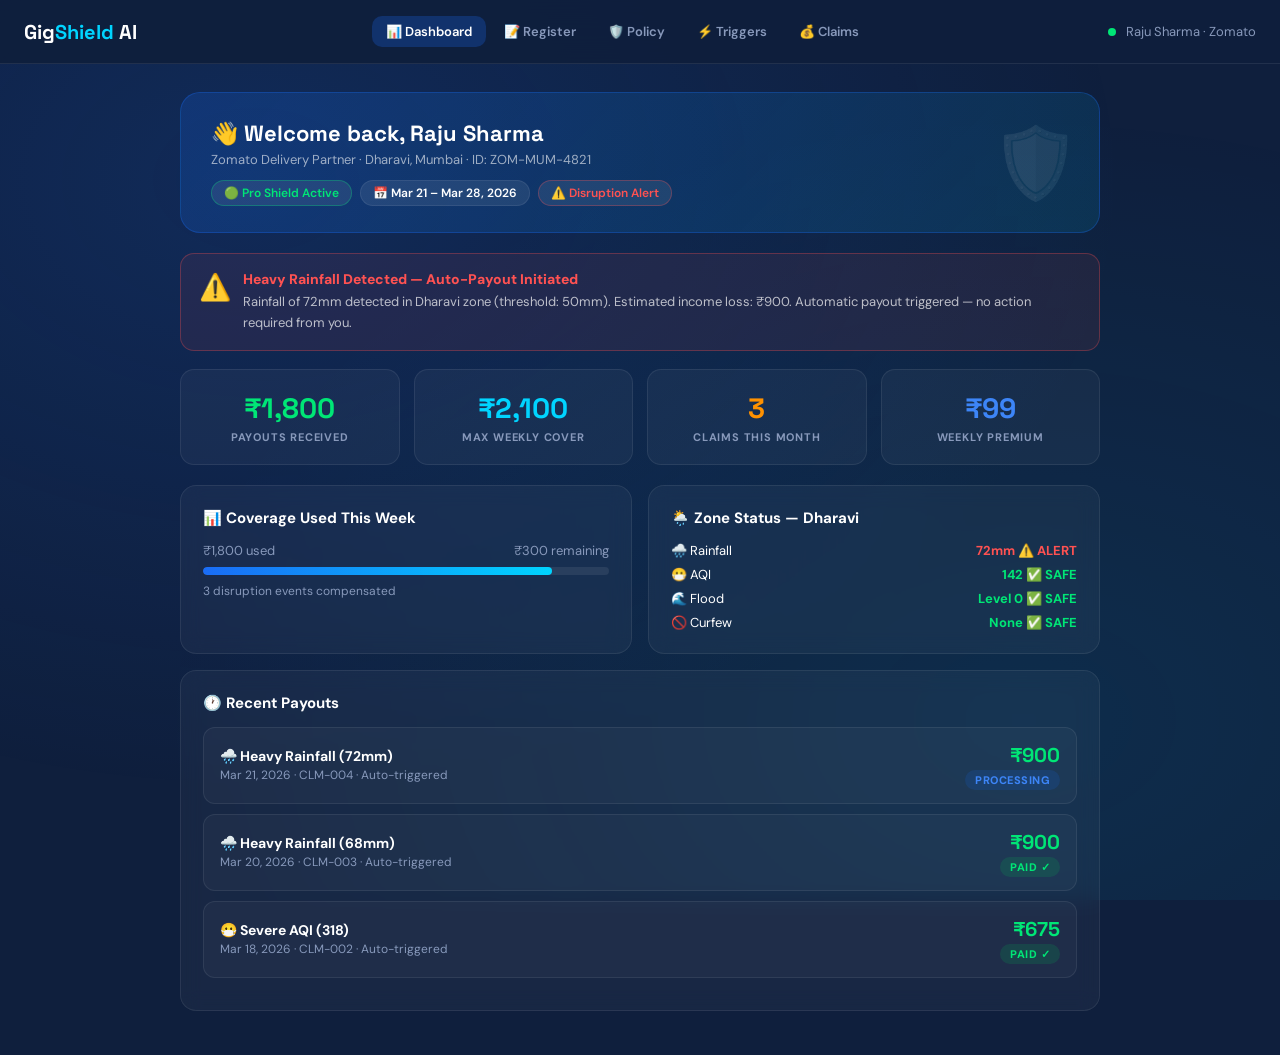
<file: index.html>
<!DOCTYPE html>
<html lang="en">
<head>
<meta charset="UTF-8"/>
<meta name="viewport" content="width=device-width, initial-scale=1.0"/>
<title>GigShield AI — Phase 2</title>
<link href="https://fonts.googleapis.com/css2?family=DM+Sans:wght@300;400;500;600;700;800&family=Space+Grotesk:wght@400;500;600;700&display=swap" rel="stylesheet"/>
<link rel="stylesheet" href="style.css"/>
</head>
<body>

<nav>
  <div class="logo">Gig<span>Shield</span> AI</div>
  <div class="nav-pills">
    <button class="pill active" onclick="showPage('dashboard',this)">📊 Dashboard</button>
    <button class="pill" onclick="showPage('register',this)">📝 Register</button>
    <button class="pill" onclick="showPage('policy',this)">🛡️ Policy</button>
    <button class="pill" onclick="showPage('triggers',this)">⚡ Triggers</button>
    <button class="pill" onclick="showPage('claims',this)">💰 Claims</button>
  </div>
  <div style="display:flex;align-items:center;gap:10px;">
    <div class="status-dot"></div>
    <span style="font-size:13px;color:var(--grey)">Raju Sharma · Zomato</span>
  </div>
</nav>

<div id="toast"></div>

<div class="page active" id="page-dashboard">
<div class="wrap">
  <div class="hero-banner">
    <div class="hero-name">👋 Welcome back, Raju Sharma</div>
    <div class="hero-sub">Zomato Delivery Partner · Dharavi, Mumbai · ID: ZOM-MUM-4821</div>
    <div class="hero-tags">
      <span class="hero-tag" style="color:var(--green);border-color:rgba(0,230,118,0.3)">🟢 Pro Shield Active</span>
      <span class="hero-tag">📅 Mar 21 – Mar 28, 2026</span>
      <span class="hero-tag" style="color:var(--red);border-color:rgba(255,82,82,0.3)">⚠️ Disruption Alert</span>
    </div>
  </div>

  <div class="alert-box">
    <span style="font-size:26px">⚠️</span>
    <div>
      <div class="alert-title">Heavy Rainfall Detected — Auto-Payout Initiated</div>
      <div class="alert-body">Rainfall of 72mm detected in Dharavi zone (threshold: 50mm). Estimated income loss: ₹900. Automatic payout triggered — no action required from you.</div>
    </div>
  </div>

  <div class="grid4" style="margin-bottom:20px">
    <div class="stat"><div class="stat-val" style="color:var(--green)">₹1,800</div><div class="stat-label">Payouts Received</div></div>
    <div class="stat"><div class="stat-val" style="color:var(--cyan)">₹2,100</div><div class="stat-label">Max Weekly Cover</div></div>
    <div class="stat"><div class="stat-val" style="color:var(--orange)">3</div><div class="stat-label">Claims This Month</div></div>
    <div class="stat"><div class="stat-val" style="color:var(--blue2)">₹99</div><div class="stat-label">Weekly Premium</div></div>
  </div>

  <div class="grid2">
    <div class="card">
      <div class="card-title">📊 Coverage Used This Week</div>
      <div style="display:flex;justify-content:space-between;font-size:13px;color:var(--grey);margin-bottom:6px"><span>₹1,800 used</span><span>₹300 remaining</span></div>
      <div class="progress-bar"><div class="progress-fill" style="width:86%"></div></div>
      <div style="font-size:12px;color:var(--grey);margin-top:8px">3 disruption events compensated</div>
    </div>
    <div class="card">
      <div class="card-title">🌦️ Zone Status — Dharavi</div>
      <div style="font-size:13px;display:flex;flex-direction:column;gap:7px">
        <div style="display:flex;justify-content:space-between"><span>🌧️ Rainfall</span><span style="color:var(--red);font-weight:700">72mm ⚠️ ALERT</span></div>
        <div style="display:flex;justify-content:space-between"><span>😷 AQI</span><span style="color:var(--green);font-weight:700">142 ✅ SAFE</span></div>
        <div style="display:flex;justify-content:space-between"><span>🌊 Flood</span><span style="color:var(--green);font-weight:700">Level 0 ✅ SAFE</span></div>
        <div style="display:flex;justify-content:space-between"><span>🚫 Curfew</span><span style="color:var(--green);font-weight:700">None ✅ SAFE</span></div>
      </div>
    </div>
  </div>

  <div class="card">
    <div class="card-title">🕐 Recent Payouts</div>
    <div class="claim-item">
      <div><div style="font-weight:700;font-size:14px">🌧️ Heavy Rainfall (72mm)</div><div style="font-size:12px;color:var(--grey);margin-top:2px">Mar 21, 2026 · CLM-004 · Auto-triggered</div></div>
      <div style="text-align:right"><div class="claim-amount">₹900</div><span class="cbadge badge-proc">Processing</span></div>
    </div>
    <div class="claim-item">
      <div><div style="font-weight:700;font-size:14px">🌧️ Heavy Rainfall (68mm)</div><div style="font-size:12px;color:var(--grey);margin-top:2px">Mar 20, 2026 · CLM-003 · Auto-triggered</div></div>
      <div style="text-align:right"><div class="claim-amount">₹900</div><span class="cbadge badge-paid">Paid ✓</span></div>
    </div>
    <div class="claim-item">
      <div><div style="font-weight:700;font-size:14px">😷 Severe AQI (318)</div><div style="font-size:12px;color:var(--grey);margin-top:2px">Mar 18, 2026 · CLM-002 · Auto-triggered</div></div>
      <div style="text-align:right"><div class="claim-amount">₹675</div><span class="cbadge badge-paid">Paid ✓</span></div>
    </div>
  </div>
</div>
</div>

<!-- REGISTER -->
<div class="page" id="page-register">
<div class="wrap">
  <div class="section-title">Worker Registration</div>
  <div class="section-sub">Complete your profile to activate income protection</div>

  <div class="steps">
    <div class="step-item active" id="s1"><div class="step-num">1</div><div class="step-label">Personal Info</div></div>
    <div class="step-item" id="s2"><div class="step-num">2</div><div class="step-label">Choose Plan</div></div>
    <div class="step-item" id="s3"><div class="step-num">3</div><div class="step-label">Confirm</div></div>
  </div>

  <div id="rs1">
    <div class="card">
      <div class="card-title">📋 Personal Information</div>
      <div class="grid2">
        <div class="form-group"><label>Full Name</label><input id="r-name" value="Raju Sharma"/></div>
        <div class="form-group"><label>Phone Number</label><input id="r-phone" value="+91 98765 43210"/></div>
        <div class="form-group"><label>Aadhaar (last 4 digits)</label><input id="r-aadhaar" maxlength="4" value="4821"/></div>
        <div class="form-group"><label>Delivery Platform</label><select id="r-platform"><option>Zomato</option><option>Swiggy</option></select></div>
        <div class="form-group"><label>Primary Delivery Zone</label>
          <select id="r-zone" onchange="calcPremium()">
            <option value="dharavi">Dharavi, Mumbai</option>
            <option value="andheri">Andheri West, Mumbai</option>
            <option value="bandra">Bandra, Mumbai</option>
            <option value="thane">Thane, Mumbai</option>
            <option value="kurla">Kurla, Mumbai</option>
          </select>
        </div>
        <div class="form-group"><label>Working Hours/Day</label>
          <select id="r-hours" onchange="calcPremium()">
            <option value="6">6 hours</option><option value="8" selected>8 hours</option>
            <option value="10">10 hours</option><option value="12">12 hours</option>
          </select>
        </div>
      </div>
      <button class="btn btn-primary" onclick="goReg(2)">Next: Choose Plan →</button>
    </div>
  </div>

  <div id="rs2" style="display:none">
    <div class="grid2" style="margin-bottom:16px">
      <div class="plan-card" id="pc-basic" onclick="setPlan('basic')">
        <div class="plan-name">Basic Shield</div>
        <div class="plan-price">₹49 <span>/week</span></div>
        <hr/><div class="plan-feat">✅ Up to 3 events/week</div>
        <div class="plan-feat">✅ Max payout ₹900/week</div>
        <div class="plan-feat">✅ All 5 triggers</div>
        <div class="plan-feat" style="color:var(--grey)">❌ Priority support</div>
      </div>
      <div class="plan-card selected" id="pc-pro" onclick="setPlan('pro')">
        <div class="plan-badge">POPULAR</div>
        <div class="plan-name">Pro Shield</div>
        <div class="plan-price">₹99 <span>/week</span></div>
        <hr/><div class="plan-feat">✅ Unlimited events/week</div>
        <div class="plan-feat">✅ Max payout ₹2,100/week</div>
        <div class="plan-feat">✅ All 5 triggers</div>
        <div class="plan-feat">✅ Priority support</div>
      </div>
    </div>
    <div class="card">
      <div class="card-title">🤖 AI Dynamic Premium Calculation</div>
      <div class="calc-box">
        <div class="calc-row"><span>Base premium</span><span id="c-base">₹99</span></div>
        <div class="calc-row"><span>Zone risk factor</span><span id="c-zone">× 1.25 (Dharavi — high flood risk)</span></div>
        <div class="calc-row"><span>Season multiplier (Monsoon active)</span><span>× 1.35</span></div>
        <div class="calc-row"><span>Activity loyalty discount</span><span id="c-act">× 0.95</span></div>
        <div class="calc-row calc-total"><span>Your Weekly Premium</span><span id="c-final" style="color:var(--cyan)">₹159</span></div>
      </div>
      <div style="font-size:12px;color:var(--grey);margin-top:10px">💡 Recalculated every Monday based on weather forecast and your activity score.</div>
      <button class="btn btn-primary" style="margin-top:14px" onclick="goReg(3)">Next: Confirm & Pay →</button>
    </div>
  </div>

  <div id="rs3" style="display:none">
    <div class="card">
      <div class="card-title">✅ Confirm Your Subscription</div>
      <div id="reg-summary"></div>
      <div style="font-size:13px;color:var(--grey);margin:14px 0;padding:12px;background:rgba(255,255,255,0.03);border-radius:8px">🔒 Razorpay Test Mode · Auto-renews every Monday · Cancel anytime</div>
      <button class="btn btn-primary btn-green" onclick="activatePlan()" style="color:#003d00">🚀 Activate Coverage — Pay Now</button>
    </div>
  </div>
</div>
</div>

<!-- POLICY -->
<div class="page" id="page-policy">
<div class="wrap">
  <div class="section-title">Insurance Policy Management</div>
  <div class="section-sub">Your active coverage details and policy history</div>

  <div class="card" style="border-color:rgba(26,108,246,0.4)">
    <div style="display:flex;justify-content:space-between;align-items:center;margin-bottom:14px">
      <div class="card-title" style="margin:0">🛡️ Active Policy — Pro Shield</div>
      <span class="cbadge badge-paid" style="font-size:13px;padding:6px 14px">● ACTIVE</span>
    </div>
    <div class="grid2">
      <div>
        <div class="policy-row"><span class="policy-key">Policy ID</span><span class="policy-val">GSP-2026-0342</span></div>
        <div class="policy-row"><span class="policy-key">Plan</span><span class="policy-val" style="color:var(--cyan)">Pro Shield</span></div>
        <div class="policy-row"><span class="policy-key">Weekly Premium</span><span class="policy-val">₹99/week</span></div>
        <div class="policy-row"><span class="policy-key">Coverage Start</span><span class="policy-val">March 21, 2026</span></div>
        <div class="policy-row"><span class="policy-key">Coverage End</span><span class="policy-val">March 28, 2026</span></div>
      </div>
      <div>
        <div class="policy-row"><span class="policy-key">Worker</span><span class="policy-val">Raju Sharma</span></div>
        <div class="policy-row"><span class="policy-key">Platform</span><span class="policy-val">Zomato</span></div>
        <div class="policy-row"><span class="policy-key">Zone</span><span class="policy-val">Dharavi, Mumbai</span></div>
        <div class="policy-row"><span class="policy-key">Max Weekly Payout</span><span class="policy-val" style="color:var(--green)">₹2,100</span></div>
        <div class="policy-row"><span class="policy-key">Auto Renew</span><span class="policy-val">✅ Every Monday</span></div>
      </div>
    </div>
  </div>

  <div class="card">
    <div class="card-title">📋 Coverage Details</div>
    <div class="claim-item"><div style="display:flex;align-items:center;gap:10px"><span style="font-size:20px">🌧️</span><div><div style="font-weight:700;font-size:13px">Heavy Rainfall &gt; 50mm</div><div style="font-size:12px;color:var(--grey)">Auto-triggered · Zero manual claim</div></div></div><div style="font-weight:700;color:var(--cyan);font-size:13px">Full Day — ₹900</div></div>
    <div class="claim-item"><div style="display:flex;align-items:center;gap:10px"><span style="font-size:20px">😷</span><div><div style="font-weight:700;font-size:13px">AQI &gt; 300 (Severe Pollution)</div><div style="font-size:12px;color:var(--grey)">Auto-triggered · Zero manual claim</div></div></div><div style="font-weight:700;color:var(--cyan);font-size:13px">75% Day — ₹675</div></div>
    <div class="claim-item"><div style="display:flex;align-items:center;gap:10px"><span style="font-size:20px">🌊</span><div><div style="font-weight:700;font-size:13px">Flood Alert Level 2+</div><div style="font-size:12px;color:var(--grey)">Auto-triggered · Zero manual claim</div></div></div><div style="font-weight:700;color:var(--cyan);font-size:13px">Full Day — ₹900</div></div>
    <div class="claim-item"><div style="display:flex;align-items:center;gap:10px"><span style="font-size:20px">🚫</span><div><div style="font-weight:700;font-size:13px">Civic Curfew / Bandh</div><div style="font-size:12px;color:var(--grey)">Auto-triggered · Zero manual claim</div></div></div><div style="font-weight:700;color:var(--cyan);font-size:13px">Full Day — ₹900</div></div>
    <div class="claim-item"><div style="display:flex;align-items:center;gap:10px"><span style="font-size:20px">📵</span><div><div style="font-weight:700;font-size:13px">Platform Outage &gt; 2 Hours</div><div style="font-size:12px;color:var(--grey)">Auto-triggered · Zero manual claim</div></div></div><div style="font-weight:700;color:var(--cyan);font-size:13px">50% Day — ₹450</div></div>
  </div>

  <div class="card">
    <div class="card-title">📅 Policy History</div>
    <div class="policy-row"><div><div style="font-weight:700;font-size:14px">GSP-2026-0342</div><div style="font-size:12px;color:var(--grey)">Mar 21–28, 2026 · Pro Shield</div></div><div style="text-align:right"><div style="font-weight:700">₹99/week</div><span class="cbadge badge-paid">Active</span></div></div>
    <div class="policy-row"><div><div style="font-weight:700;font-size:14px">GSP-2026-0289</div><div style="font-size:12px;color:var(--grey)">Mar 14–21, 2026 · Pro Shield</div></div><div style="text-align:right"><div style="font-weight:700">₹99/week</div><span class="cbadge badge-pending">Expired</span></div></div>
    <div class="policy-row"><div><div style="font-weight:700;font-size:14px">GSP-2026-0201</div><div style="font-size:12px;color:var(--grey)">Mar 7–14, 2026 · Basic Shield</div></div><div style="text-align:right"><div style="font-weight:700">₹49/week</div><span class="cbadge badge-pending">Expired</span></div></div>
  </div>
</div>
</div>

<!-- TRIGGERS -->
<div class="page" id="page-triggers">
<div class="wrap">
  <div class="section-title">Live Disruption Monitor</div>
  <div class="section-sub">Real-time trigger status for Dharavi, Mumbai · Powered by OpenWeatherMap & OpenAQ</div>

  <div class="trigger-item alert">
    <div style="display:flex;align-items:center"><span class="trigger-icon">🌧️</span><div><div class="trigger-name">Heavy Rainfall</div><div class="trigger-val">Current: <strong style="color:var(--red)">72mm/3hr</strong> · Threshold: &gt;50mm · Source: OpenWeatherMap API</div></div></div>
    <span class="tbadge alert">🔴 TRIGGERED</span>
  </div>
  <div class="trigger-item safe">
    <div style="display:flex;align-items:center"><span class="trigger-icon">😷</span><div><div class="trigger-name">Air Quality Index</div><div class="trigger-val">Current: <strong>142 AQI</strong> · Threshold: &gt;300 · Source: OpenAQ API</div></div></div>
    <span class="tbadge safe">✅ SAFE</span>
  </div>
  <div class="trigger-item safe">
    <div style="display:flex;align-items:center"><span class="trigger-icon">🌊</span><div><div class="trigger-name">Flood / Waterlogging Alert</div><div class="trigger-val">Current: <strong>Level 0</strong> · Threshold: Level 2+ · Source: IMD / NDMA</div></div></div>
    <span class="tbadge safe">✅ SAFE</span>
  </div>
  <div class="trigger-item safe">
    <div style="display:flex;align-items:center"><span class="trigger-icon">🚫</span><div><div class="trigger-name">Civic Curfew / Bandh</div><div class="trigger-val">Current: <strong>No alert</strong> · Threshold: Active notification · Source: NewsAPI</div></div></div>
    <span class="tbadge safe">✅ SAFE</span>
  </div>
  <div class="trigger-item safe">
    <div style="display:flex;align-items:center"><span class="trigger-icon">📵</span><div><div class="trigger-name">Platform Outage (Zomato)</div><div class="trigger-val">Current: <strong>0 min downtime</strong> · Threshold: &gt;120 min · Source: Platform Monitor</div></div></div>
    <span class="tbadge safe">✅ SAFE</span>
  </div>

  <div class="card" style="margin-top:20px">
    <div class="card-title">🧪 Simulate a Disruption (Demo)</div>
    <div style="font-size:14px;color:var(--grey);margin-bottom:14px">Test how the system automatically detects, verifies, and pays out for a disruption.</div>
    <div class="grid2" style="margin-bottom:14px">
      <div class="form-group"><label>Disruption Type</label>
        <select id="sim-type">
          <option value="rainfall">🌧️ Heavy Rainfall (75mm)</option>
          <option value="aqi">😷 Severe AQI (320)</option>
          <option value="flood">🌊 Flood Alert (Level 2)</option>
          <option value="curfew">🚫 Civic Curfew</option>
          <option value="outage">📵 Platform Outage (3hrs)</option>
        </select>
      </div>
      <div class="form-group"><label>Zone</label>
        <select><option>Dharavi, Mumbai</option><option>Andheri West, Mumbai</option></select>
      </div>
    </div>
    <button class="btn btn-primary" style="background:linear-gradient(135deg,#e65100,#ff9100);box-shadow:0 4px 20px rgba(255,145,0,0.3)" onclick="simulate()">⚡ Trigger Disruption Event</button>
    <div id="sim-out" style="margin-top:14px;display:none"></div>
  </div>
</div>
</div>

<!-- CLAIMS -->
<div class="page" id="page-claims">
<div class="wrap">
  <div class="section-title">Claims Management</div>
  <div class="section-sub">All auto-triggered claims and payout history</div>

  <div class="grid3" style="margin-bottom:20px">
    <div class="stat"><div class="stat-val" style="color:var(--green)">₹2,700</div><div class="stat-label">Total Paid Out</div></div>
    <div class="stat"><div class="stat-val" style="color:var(--orange)">4</div><div class="stat-label">Total Claims</div></div>
    <div class="stat"><div class="stat-val" style="color:var(--cyan)">100%</div><div class="stat-label">Auto-Approved</div></div>
  </div>

  <div class="card">
    <div class="card-title">📁 All Claims</div>
    <div class="claim-item">
      <div><div style="font-weight:700;font-size:14px">🌧️ Heavy Rainfall (72mm)</div><div style="font-size:12px;color:var(--grey);margin-top:2px">Mar 21, 2026 · CLM-004 · Fraud check: ✅ Passed</div></div>
      <div style="text-align:right"><div class="claim-amount">₹900</div><span class="cbadge badge-proc">Processing</span></div>
    </div>
    <div class="claim-item">
      <div><div style="font-weight:700;font-size:14px">🌧️ Heavy Rainfall (68mm)</div><div style="font-size:12px;color:var(--grey);margin-top:2px">Mar 20, 2026 · CLM-003 · Fraud check: ✅ Passed</div></div>
      <div style="text-align:right"><div class="claim-amount">₹900</div><span class="cbadge badge-paid">Paid ✓</span></div>
    </div>
    <div class="claim-item">
      <div><div style="font-weight:700;font-size:14px">🌧️ Heavy Rainfall (61mm)</div><div style="font-size:12px;color:var(--grey);margin-top:2px">Mar 18, 2026 · CLM-002 · Fraud check: ✅ Passed</div></div>
      <div style="text-align:right"><div class="claim-amount">₹900</div><span class="cbadge badge-paid">Paid ✓</span></div>
    </div>
    <div class="claim-item">
      <div><div style="font-weight:700;font-size:14px">😷 Severe AQI (318)</div><div style="font-size:12px;color:var(--grey);margin-top:2px">Mar 14, 2026 · CLM-001 · Fraud check: ✅ Passed</div></div>
      <div style="text-align:right"><div class="claim-amount">₹675</div><span class="cbadge badge-paid">Paid ✓</span></div>
    </div>
    <hr/>
    <div style="display:flex;justify-content:space-between;font-weight:800;font-size:16px;padding-top:6px"><span>Total Received</span><span style="color:var(--green)">₹2,700</span></div>
  </div>

  <div class="card">
    <div class="card-title">🤖 AI Fraud Detection Log</div>
    <div style="display:flex;flex-direction:column;gap:8px;font-size:13px">
      <div style="padding:10px 14px;background:rgba(0,230,118,0.05);border-radius:8px;border-left:3px solid var(--green2)">✅ <strong>CLM-004</strong> — GPS in zone · Movement normal · Risk score: 0.08 → <span style="color:var(--green)">AUTO APPROVED</span></div>
      <div style="padding:10px 14px;background:rgba(0,230,118,0.05);border-radius:8px;border-left:3px solid var(--green2)">✅ <strong>CLM-003</strong> — GPS verified · Active ride before event · Risk score: 0.05 → <span style="color:var(--green)">AUTO APPROVED</span></div>
      <div style="padding:10px 14px;background:rgba(0,230,118,0.05);border-radius:8px;border-left:3px solid var(--green2)">✅ <strong>CLM-002</strong> — GPS verified · 4hr delivery activity · Risk score: 0.06 → <span style="color:var(--green)">AUTO APPROVED</span></div>
      <div style="padding:10px 14px;background:rgba(0,230,118,0.05);border-radius:8px;border-left:3px solid var(--green2)">✅ <strong>CLM-001</strong> — GPS verified · Consistent speed pattern · Risk score: 0.04 → <span style="color:var(--green)">AUTO APPROVED</span></div>
    </div>
  </div>
</div>
</div>


<!-- PASTE ALL YOUR ORIGINAL BODY CONTENT HERE (UNCHANGED) -->
<!-- (Dashboard, Register, Policy, Triggers, Claims sections EXACTLY SAME AS YOUR FILE) -->

<script src="script.js"></script>
</body>
</html>
</file>
<file: style.css>
:root {
  --navy:#0f1f3d; --navy2:#162848; --blue:#1a6cf6; --blue2:#3d85f7;
  --cyan:#00d4ff; --green:#00e676; --green2:#00c853; --orange:#ff9100;
  --red:#ff5252; --white:#ffffff; --grey:#8899bb;
  --card:rgba(255,255,255,0.04); --border:rgba(255,255,255,0.08); --radius:16px;
}
*{box-sizing:border-box;margin:0;padding:0;}
body{font-family:'DM Sans',sans-serif;background:var(--navy);color:var(--white);min-height:100vh;overflow-x:hidden;}
body::before{content:'';position:fixed;inset:0;z-index:0;background:radial-gradient(ellipse at 20% 20%,rgba(26,108,246,0.15) 0%,transparent 60%),radial-gradient(ellipse at 80% 80%,rgba(0,212,255,0.08) 0%,transparent 60%);pointer-events:none;}
nav{position:sticky;top:0;z-index:100;background:rgba(15,31,61,0.95);backdrop-filter:blur(20px);border-bottom:1px solid var(--border);display:flex;align-items:center;justify-content:space-between;padding:0 24px;height:64px;flex-wrap:wrap;gap:8px;}
.logo{font-family:'Space Grotesk',sans-serif;font-size:20px;font-weight:700;}
.logo span{color:var(--cyan);}
.nav-pills{display:flex;gap:4px;flex-wrap:wrap;}
.pill{padding:7px 14px;border-radius:10px;cursor:pointer;font-size:13px;font-weight:600;color:var(--grey);transition:all 0.2s;border:none;background:none;font-family:inherit;}
.pill:hover{color:var(--white);background:var(--card);}
.pill.active{color:var(--white);background:rgba(26,108,246,0.25);}
.status-dot{width:8px;height:8px;background:var(--green);border-radius:50%;animation:pulse 2s infinite;}
@keyframes pulse{0%,100%{opacity:1;transform:scale(1)}50%{opacity:0.6;transform:scale(1.4)}}
.page{display:none;position:relative;z-index:1;}
.page.active{display:block;}
.wrap{max-width:960px;margin:0 auto;padding:28px 20px;}
.section-title{font-family:'Space Grotesk',sans-serif;font-size:24px;font-weight:700;margin-bottom:4px;}
.section-sub{color:var(--grey);font-size:14px;margin-bottom:24px;}
.card{background:var(--card);border:1px solid var(--border);border-radius:var(--radius);padding:22px;backdrop-filter:blur(10px);margin-bottom:16px;}
.card-title{font-size:15px;font-weight:700;margin-bottom:14px;display:flex;align-items:center;gap:8px;}
.grid2{display:grid;grid-template-columns:1fr 1fr;gap:16px;}
.grid3{display:grid;grid-template-columns:repeat(3,1fr);gap:14px;}
.grid4{display:grid;grid-template-columns:repeat(4,1fr);gap:14px;}
@media(max-width:650px){.grid2,.grid3,.grid4{grid-template-columns:1fr;}}
.stat{background:var(--card);border:1px solid var(--border);border-radius:14px;padding:20px;text-align:center;}
.stat-val{font-family:'Space Grotesk',sans-serif;font-size:28px;font-weight:700;margin-bottom:4px;}
.stat-label{font-size:11px;color:var(--grey);font-weight:700;text-transform:uppercase;letter-spacing:0.8px;}
.form-group{margin-bottom:14px;}
label{display:block;font-size:11px;font-weight:700;color:var(--grey);text-transform:uppercase;letter-spacing:0.8px;margin-bottom:6px;}
input,select{width:100%;padding:11px 14px;background:rgba(255,255,255,0.06);border:1px solid var(--border);border-radius:10px;color:var(--white);font-size:14px;font-family:inherit;outline:none;transition:border 0.2s;}
input:focus,select:focus{border-color:var(--blue2);background:rgba(26,108,246,0.08);}
input::placeholder{color:rgba(136,153,187,0.5);}
select option{background:var(--navy2);}
.btn{padding:12px 22px;border:none;border-radius:12px;font-size:14px;font-weight:700;cursor:pointer;transition:all 0.2s;font-family:inherit;display:inline-flex;align-items:center;gap:8px;}
.btn-primary{background:linear-gradient(135deg,var(--blue),var(--blue2));color:white;width:100%;justify-content:center;font-size:15px;padding:14px;box-shadow:0 4px 20px rgba(26,108,246,0.3);}
.btn-primary:hover{transform:translateY(-2px);box-shadow:0 8px 30px rgba(26,108,246,0.5);}
.btn-green{background:linear-gradient(135deg,#00c853,#00e676);color:#003300;font-weight:800;}
.steps{display:flex;gap:0;margin-bottom:28px;}
.step-item{flex:1;text-align:center;position:relative;}
.step-item:not(:last-child)::after{content:'';position:absolute;top:18px;left:60%;width:80%;height:2px;background:var(--border);}
.step-item.done:not(:last-child)::after{background:var(--blue);}
.step-num{width:36px;height:36px;border-radius:50%;background:var(--border);color:var(--grey);display:flex;align-items:center;justify-content:center;font-size:13px;font-weight:700;margin:0 auto 8px;position:relative;z-index:1;transition:all 0.3s;}
.step-item.active .step-num{background:var(--blue);color:white;box-shadow:0 0 20px rgba(26,108,246,0.5);}
.step-item.done .step-num{background:var(--green2);color:white;}
.step-label{font-size:11px;color:var(--grey);font-weight:600;text-transform:uppercase;letter-spacing:0.5px;}
.step-item.active .step-label{color:var(--white);}
.plan-card{border:2px solid var(--border);border-radius:var(--radius);padding:20px;cursor:pointer;transition:all 0.2s;position:relative;background:var(--card);}
.plan-card:hover{border-color:var(--blue2);transform:translateY(-3px);}
.plan-card.selected{border-color:var(--blue);background:rgba(26,108,246,0.1);box-shadow:0 0 30px rgba(26,108,246,0.2);}
.plan-name{font-family:'Space Grotesk',sans-serif;font-size:18px;font-weight:700;}
.plan-price{font-size:32px;font-weight:800;color:var(--cyan);margin:8px 0;}
.plan-price span{font-size:14px;color:var(--grey);font-weight:400;}
.plan-feat{font-size:13px;color:rgba(255,255,255,0.7);margin:4px 0;}
.plan-badge{position:absolute;top:-10px;right:14px;background:var(--orange);color:white;padding:3px 10px;border-radius:20px;font-size:11px;font-weight:800;}
.calc-box{background:rgba(26,108,246,0.08);border:1px solid rgba(26,108,246,0.3);border-radius:12px;padding:16px;margin-top:14px;}
.calc-row{display:flex;justify-content:space-between;font-size:13px;padding:4px 0;color:rgba(255,255,255,0.7);}
.calc-total{font-weight:800;font-size:18px;color:var(--cyan);border-top:1px solid rgba(26,108,246,0.3);padding-top:10px;margin-top:6px;}
.trigger-item{display:flex;align-items:center;justify-content:space-between;padding:15px 18px;border-radius:12px;margin-bottom:10px;border-left:4px solid;transition:all 0.3s;}
.trigger-item.safe{background:rgba(0,230,118,0.05);border-color:var(--green2);}
.trigger-item.alert{background:rgba(255,82,82,0.08);border-color:var(--red);animation:alertPulse 2s infinite;}
@keyframes alertPulse{0%,100%{background:rgba(255,82,82,0.08)}50%{background:rgba(255,82,82,0.16)}}
.trigger-icon{font-size:24px;margin-right:12px;}
.trigger-name{font-weight:700;font-size:14px;}
.trigger-val{font-size:12px;color:var(--grey);margin-top:2px;}
.tbadge{padding:5px 12px;border-radius:20px;font-size:12px;font-weight:800;}
.tbadge.safe{background:rgba(0,200,83,0.2);color:var(--green);}
.tbadge.alert{background:rgba(255,82,82,0.2);color:var(--red);}
.progress-bar{background:rgba(255,255,255,0.08);border-radius:999px;height:8px;overflow:hidden;margin-top:8px;}
.progress-fill{height:100%;border-radius:999px;background:linear-gradient(90deg,var(--blue),var(--cyan));transition:width 1s ease;}
.claim-item{display:flex;align-items:center;justify-content:space-between;padding:14px 16px;border-radius:12px;background:rgba(255,255,255,0.03);border:1px solid var(--border);margin-bottom:10px;}
.claim-amount{font-family:'Space Grotesk',sans-serif;font-size:20px;font-weight:700;color:var(--green);}
.cbadge{padding:3px 10px;border-radius:20px;font-size:11px;font-weight:800;text-transform:uppercase;letter-spacing:0.5px;}
.badge-paid{background:rgba(0,200,83,0.15);color:var(--green);}
.badge-pending{background:rgba(255,145,0,0.15);color:var(--orange);}
.badge-proc{background:rgba(26,108,246,0.15);color:var(--blue2);}
.hero-banner{background:linear-gradient(135deg,rgba(26,108,246,0.2),rgba(0,212,255,0.1));border:1px solid rgba(26,108,246,0.3);border-radius:20px;padding:26px 30px;margin-bottom:20px;position:relative;overflow:hidden;}
.hero-banner::before{content:'🛡️';position:absolute;right:20px;top:50%;transform:translateY(-50%);font-size:70px;opacity:0.12;}
.hero-name{font-family:'Space Grotesk',sans-serif;font-size:22px;font-weight:700;margin-bottom:4px;}
.hero-sub{font-size:13px;color:rgba(255,255,255,0.6);margin-bottom:12px;}
.hero-tags{display:flex;gap:8px;flex-wrap:wrap;}
.hero-tag{padding:4px 12px;border-radius:20px;font-size:12px;font-weight:600;background:rgba(255,255,255,0.08);border:1px solid var(--border);}
.alert-box{background:rgba(255,82,82,0.08);border:1px solid rgba(255,82,82,0.3);border-radius:14px;padding:16px 18px;margin-bottom:18px;display:flex;gap:12px;align-items:flex-start;}
.alert-title{font-weight:800;color:var(--red);font-size:14px;margin-bottom:4px;}
.alert-body{font-size:13px;color:rgba(255,255,255,0.7);line-height:1.6;}
.success-box{background:rgba(0,230,118,0.08);border:1px solid rgba(0,230,118,0.3);border-radius:14px;padding:16px 18px;}
.success-title{font-weight:800;color:var(--green);font-size:14px;margin-bottom:8px;}
.success-body{font-size:13px;color:rgba(255,255,255,0.7);line-height:1.9;}
.policy-row{display:flex;justify-content:space-between;align-items:center;padding:9px 0;border-bottom:1px solid var(--border);font-size:13px;}
.policy-row:last-child{border:none;}
.policy-key{color:var(--grey);font-size:11px;text-transform:uppercase;font-weight:700;letter-spacing:0.5px;}
.policy-val{font-weight:700;}
hr{border:none;border-top:1px solid var(--border);margin:16px 0;}
#toast{position:fixed;bottom:24px;right:24px;z-index:9999;background:var(--green2);color:white;padding:12px 20px;border-radius:12px;font-weight:700;font-size:14px;transform:translateY(100px);opacity:0;transition:all 0.4s;box-shadow:0 8px 30px rgba(0,200,83,0.4);}
#toast.show{transform:translateY(0);opacity:1;}
</file>
